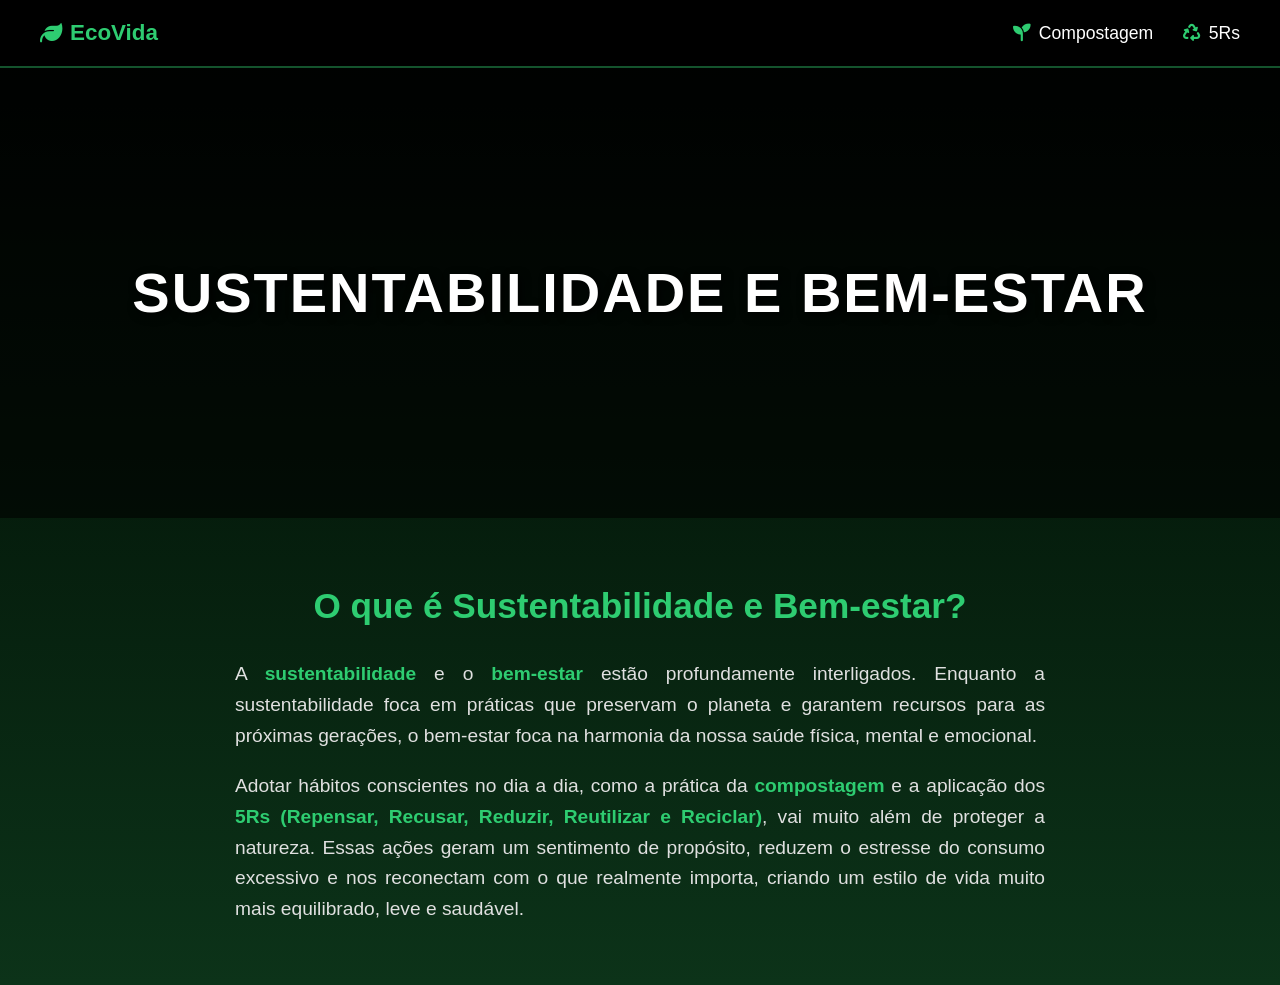
<file: index.html>
<!DOCTYPE html>
<html lang="pt-BR">
<head>
    <meta charset="UTF-8">
    <meta name="viewport" content="width=device-width, initial-scale=1.0">
    <title>Sustentabilidade e Bem-estar</title>
    
    <link rel="stylesheet" href="1.css">
    
    <link rel="stylesheet" href="https://cdnjs.cloudflare.com/ajax/libs/font-awesome/6.4.0/css/all.min.css">
</head>
<body>

    <header class="top-bar">
        <div class="logo">
            <i class="fa-solid fa-leaf"></i> EcoVida
        </div>
        <nav class="nav-links">
            <a href="2.html"><i class="fa-solid fa-seedling"></i> Compostagem</a>
            <a href="3.html"><i class="fa-solid fa-recycle"></i> 5Rs</a>
        </nav>
    </header>

    <section class="hero-banner">
        <div class="hero-overlay">
            <h1>Sustentabilidade e Bem-estar</h1>
        </div>
    </section>

    <main class="content-container">
        <h2>O que é Sustentabilidade e Bem-estar?</h2>
        <p>
            A <strong>sustentabilidade</strong> e o <strong>bem-estar</strong> estão profundamente interligados. Enquanto a sustentabilidade foca em práticas que preservam o planeta e garantem recursos para as próximas gerações, o bem-estar foca na harmonia da nossa saúde física, mental e emocional.
        </p>
        <p>
            Adotar hábitos conscientes no dia a dia, como a prática da <strong>compostagem</strong> e a aplicação dos <strong>5Rs (Repensar, Recusar, Reduzir, Reutilizar e Reciclar)</strong>, vai muito além de proteger a natureza. Essas ações geram um sentimento de propósito, reduzem o estresse do consumo excessivo e nos reconectam com o que realmente importa, criando um estilo de vida muito mais equilibrado, leve e saudável.
        </p>
    </main>

</body>
</html>
</file>
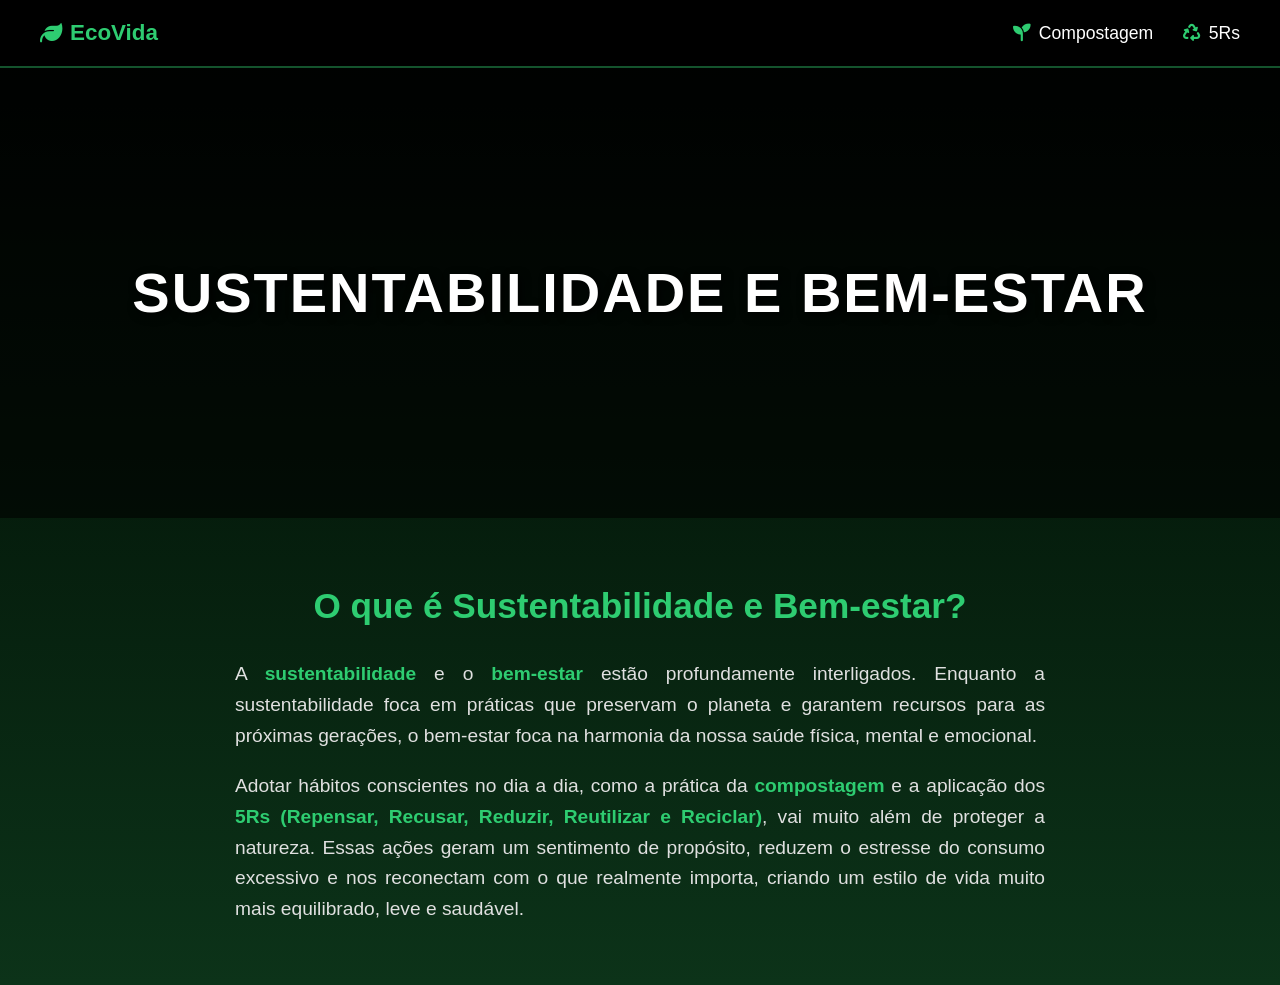
<file: 1.html>
<!DOCTYPE html>
<html lang="pt-BR">
<head>
    <meta charset="UTF-8">
    <meta name="viewport" content="width=device-width, initial-scale=1.0">
    <title>Sustentabilidade e Bem-estar</title>
    
    <link rel="stylesheet" href="1.css">
    
    <link rel="stylesheet" href="https://cdnjs.cloudflare.com/ajax/libs/font-awesome/6.4.0/css/all.min.css">
</head>
<body>

    <header class="top-bar">
        <div class="logo">
            <i class="fa-solid fa-leaf"></i> EcoVida
        </div>
        <nav class="nav-links">
            <a href="2.html"><i class="fa-solid fa-seedling"></i> Compostagem</a>
            <a href="3.html"><i class="fa-solid fa-recycle"></i> 5Rs</a>
        </nav>
    </header>

    <section class="hero-banner">
        <div class="hero-overlay">
            <h1>Sustentabilidade e Bem-estar</h1>
        </div>
    </section>

    <main class="content-container">
        <h2>O que é Sustentabilidade e Bem-estar?</h2>
        <p>
            A <strong>sustentabilidade</strong> e o <strong>bem-estar</strong> estão profundamente interligados. Enquanto a sustentabilidade foca em práticas que preservam o planeta e garantem recursos para as próximas gerações, o bem-estar foca na harmonia da nossa saúde física, mental e emocional.
        </p>
        <p>
            Adotar hábitos conscientes no dia a dia, como a prática da <strong>compostagem</strong> e a aplicação dos <strong>5Rs (Repensar, Recusar, Reduzir, Reutilizar e Reciclar)</strong>, vai muito além de proteger a natureza. Essas ações geram um sentimento de propósito, reduzem o estresse do consumo excessivo e nos reconectam com o que realmente importa, criando um estilo de vida muito mais equilibrado, leve e saudável.
        </p>
    </main>

</body>
</html>
</file>
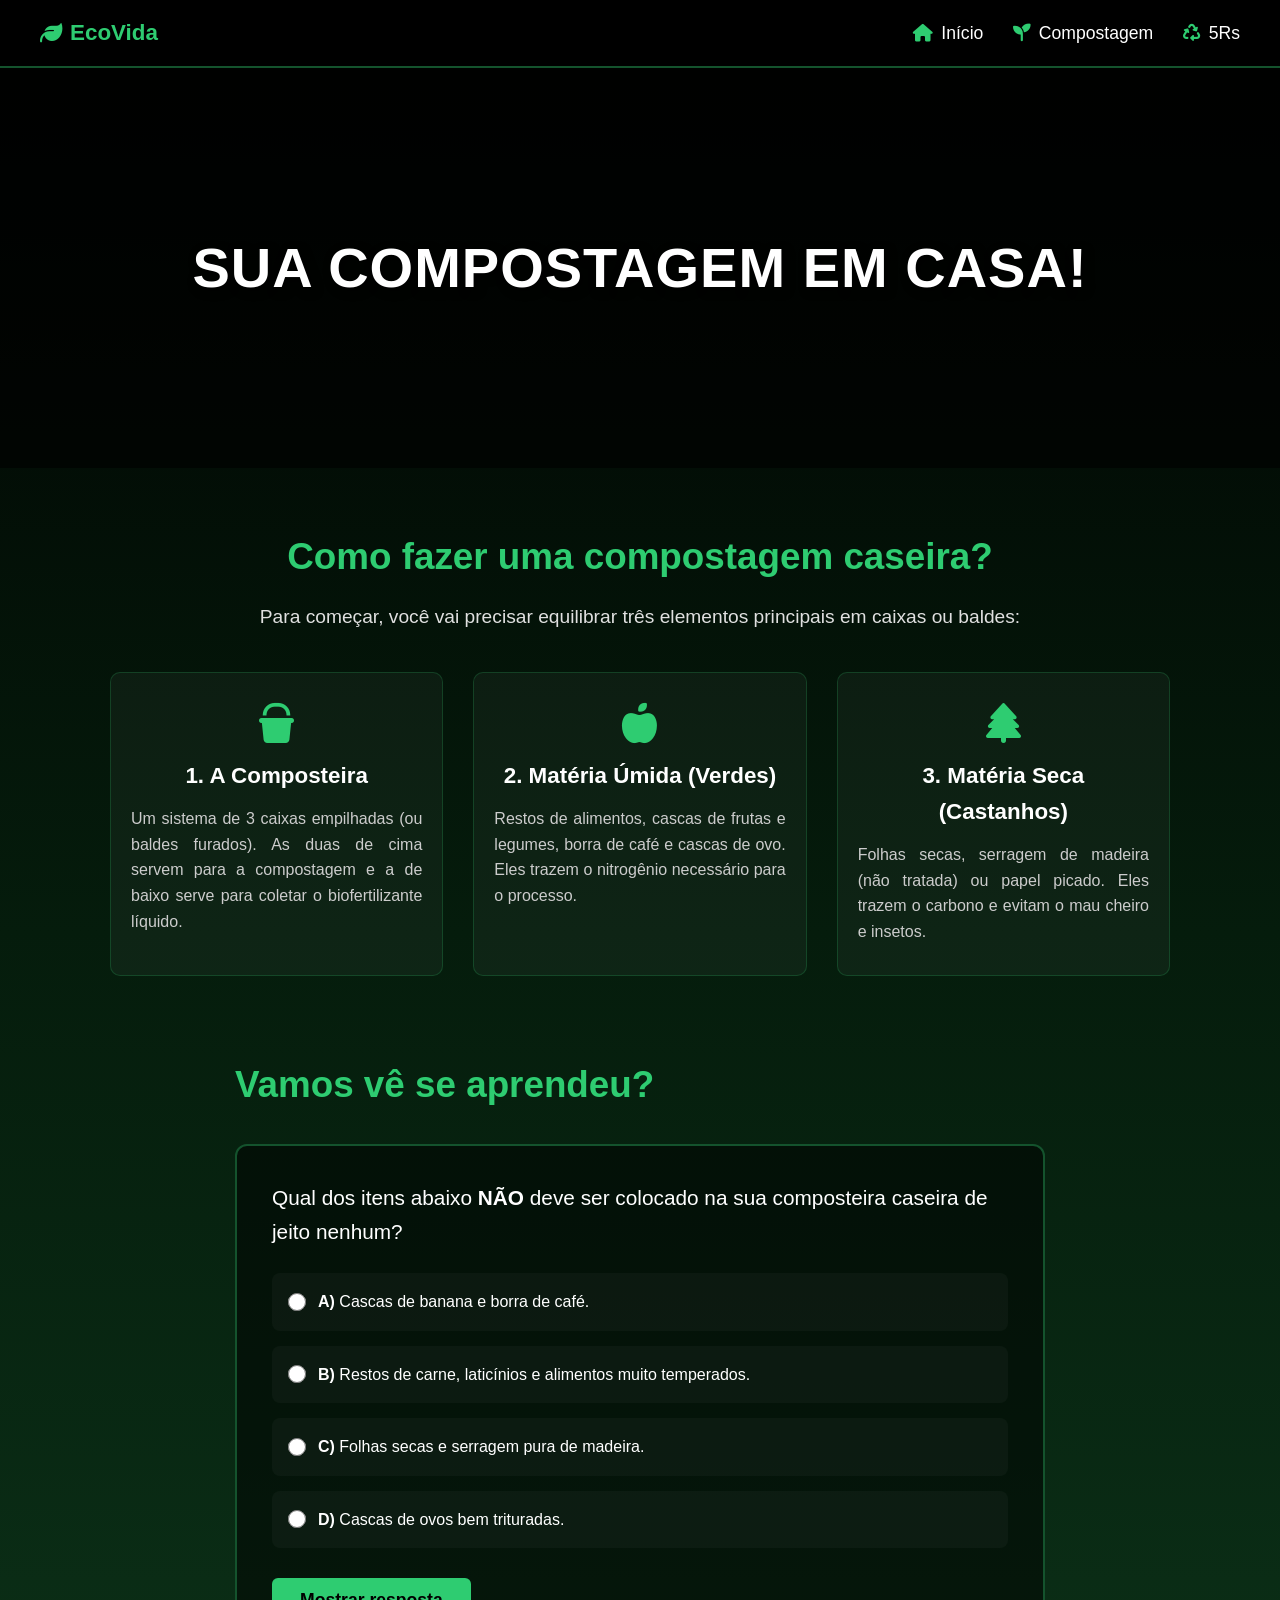
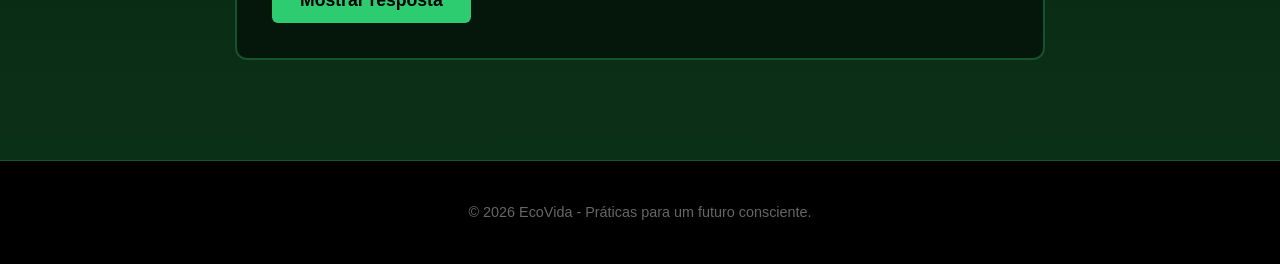
<file: 2.html>
<!DOCTYPE html>
<html lang="pt-BR">
<head>
    <meta charset="UTF-8">
    <meta name="viewport" content="width=device-width, initial-scale=1.0">
    <title>Compostagem - EcoVida</title>
    
    <link rel="stylesheet" href="2.css">
    
    <link rel="stylesheet" href="https://cdnjs.cloudflare.com/ajax/libs/font-awesome/6.4.0/css/all.min.css">
</head>
<body>

    <header class="top-bar">
        <div class="logo">
            <i class="fa-solid fa-leaf"></i> EcoVida
        </div>
        <nav class="nav-links">
            <a href="1.html"><i class="fa-solid fa-house"></i> Início</a>
            <a href="2.html"><i class="fa-solid fa-seedling"></i> Compostagem</a>
            <a href="3.html"><i class="fa-solid fa-recycle"></i> 5Rs</a>
        </nav>
    </header>

    <section class="hero-banner">
        <div class="hero-overlay">
            <h1>Sua compostagem em casa!</h1>
        </div>
    </section>

    <main class="content-container" id="como-fazer">
        <h2>Como fazer uma compostagem caseira?</h2>
        <p class="subtitle">Para começar, você vai precisar equilibrar três elementos principais em caixas ou baldes:</p>
        
        <div class="cards-grid">
            <div class="card">
                <i class="fa-solid fa-bucket icon-card"></i>
                <h3>1. A Composteira</h3>
                <p>Um sistema de 3 caixas empilhadas (ou baldes furados). As duas de cima servem para a compostagem e a de baixo serve para coletar o biofertilizante líquido.</p>
            </div>

            <div class="card">
                <i class="fa-solid fa-apple-whole icon-card"></i>
                <h3>2. Matéria Úmida (Verdes)</h3>
                <p>Restos de alimentos, cascas de frutas e legumes, borra de café e cascas de ovo. Eles trazem o nitrogênio necessário para o processo.</p>
            </div>

            <div class="card">
                <i class="fa-solid fa-tree icon-card"></i>
                <h3>3. Matéria Seca (Castanhos)</h3>
                <p>Folhas secas, serragem de madeira (não tratada) ou papel picado. Eles trazem o carbono e evitam o mau cheiro e insetos.</p>
            </div>
        </div>
    </main>

    <section class="quiz-container">
        <h2>Vamos vê se aprendeu?</h2>
        
        <div class="quiz-box">
            <p class="question">Qual dos itens abaixo <strong>NÃO</strong> deve ser colocado na sua composteira caseira de jeito nenhum?</p>
            
            <div class="alternatives">
                <label class="alternative-option" data-correct="false">
                    <input type="radio" name="quiz" value="A">
                    <span><strong>A)</strong> Cascas de banana e borra de café.</span>
                </label>
                
                <label class="alternative-option" data-correct="true">
                    <input type="radio" name="quiz" value="B">
                    <span><strong>B)</strong> Restos de carne, laticínios e alimentos muito temperados.</span>
                </label>
                
                <label class="alternative-option" data-correct="false">
                    <input type="radio" name="quiz" value="C">
                    <span><strong>C)</strong> Folhas secas e serragem pura de madeira.</span>
                </label>
                
                <label class="alternative-option" data-correct="false">
                    <input type="radio" name="quiz" value="D">
                    <span><strong>D)</strong> Cascas de ovos bem trituradas.</span>
                </label>
            </div>

            <div class="quiz-actions">
                <button class="btn-response" onclick="verificarResposta()">Mostrar resposta</button>
            </div>

            <div id="quiz-feedback" class="feedback-box hidden">
                <p><strong>Resposta Correta: Alternativa B!</strong></p>
                <p>Carnes, laticínios e alimentos cozidos/temperados geram mau cheiro forte, atraem animais indesejados (como ratos e baratas) e atrasam a decomposição na compostagem caseira convencional.</p>
            </div>
        </div>
    </section>

    <footer class="footer">
        <p>&copy; 2026 EcoVida - Práticas para um futuro consciente.</p>
    </footer>

    <script>
        function verificarResposta() {
            // Mostra a caixa de explicação
            const feedback = document.getElementById('quiz-feedback');
            feedback.classList.remove('hidden');
            
            // Destaca visualmente a alternativa correta colocando uma borda verde
            const options = document.querySelectorAll('.alternative-option');
            options.forEach(option => {
                if(option.getAttribute('data-correct') === 'true') {
                    option.classList.add('correct-highlight');
                }
            });
        }
    </script>

</body>
</html>
</file>
<file: 1.css>
/* Reset padrão de margens */
* {
    margin: 0;
    padding: 0;
    box-sizing: border-box;
    font-family: 'Segoe UI', Tahoma, Geneva, Verdana, sans-serif;
}

/* Fundo da página: Preto com degradê Verde Escuro */
body {
    background: linear-gradient(180deg, #000000 0%, #051c0c 50%, #0c3319 100%);
    color: #ffffff;
    min-height: 100vh;
    line-height: 1.6;
}

/* Barra Superior Preta */
.top-bar {
    background-color: #000000;
    display: flex;
    justify-content: space-between;
    align-items: center;
    padding: 15px 40px;
    border-bottom: 2px solid #14532d;
    position: sticky;
    top: 0;
    z-index: 1000;
}

.top-bar .logo {
    font-size: 1.4rem;
    font-weight: bold;
    color: #2ecc71;
    display: flex;
    align-items: center;
    gap: 8px;
}

.nav-links a {
    color: #ffffff;
    text-decoration: none;
    margin-left: 25px;
    font-size: 1.1rem;
    font-weight: 500;
    transition: color 0.3s ease, transform 0.2s ease;
    display: inline-flex;
    align-items: center;
    gap: 8px;
}

/* Cor verde nos ícones da barra */
.nav-links a i {
    color: #2ecc71;
}

/* Efeito ao passar o mouse nos links */
.nav-links a:hover {
    color: #2ecc71;
    transform: translateY(-2px);
}

/* Faixa Principal (Hero Banner) */
.hero-banner {
    background-image: url('https://images.unsplash.com/photo-1542601906990-b4d3fb778b09?auto=format&fit=crop&q=80&w=1600');
    background-size: cover;
    background-position: center;
    height: 450px;
    position: relative;
}

/* Película escura para dar contraste ao título */
.hero-overlay {
    position: absolute;
    top: 0;
    left: 0;
    width: 100%;
    height: 100%;
    background: rgba(0, 0, 0, 0.6); 
    display: flex;
    justify-content: center;
    align-items: center;
}

/* Título centralizado na faixa */
.hero-banner h1 {
    color: #ffffff;
    font-size: 3.5rem;
    text-align: center;
    text-transform: uppercase;
    letter-spacing: 2px;
    text-shadow: 3px 3px 10px rgba(0, 0, 0, 0.9);
    padding: 0 20px;
}

/* Seção de Conteúdo (Descrição) */
.content-container {
    max-width: 850px;
    margin: 60px auto;
    padding: 0 20px;
    text-align: center;
}

.content-container h2 {
    font-size: 2.2rem;
    color: #2ecc71;
    margin-bottom: 25px;
}

.content-container p {
    font-size: 1.2rem;
    color: #e0e0e0;
    margin-bottom: 20px;
    text-align: justify;
}

.content-container strong {
    color: #2ecc71;
}

/* Responsividade para Celulares */
@media (max-width: 768px) {
    .top-bar {
        flex-direction: column;
        gap: 15px;
        padding: 20px;
    }
    
    .nav-links a {
        margin: 0 12px;
    }

    .hero-banner {
        height: 300px;
    }

    .hero-banner h1 {
        font-size: 2.2rem;
    }
}
</file>
<file: 2.css>
/* Reset padrão */
* {
    margin: 0;
    padding: 0;
    box-sizing: border-box;
    font-family: 'Segoe UI', Tahoma, Geneva, Verdana, sans-serif;
}

/* Fundo da página idêntico: Preto com degradê Verde Escuro */
body {
    background: linear-gradient(180deg, #000000 0%, #051c0c 50%, #0c3319 100%);
    color: #ffffff;
    min-height: 100vh;
    line-height: 1.6;
}

/* Barra Superior */
.top-bar {
    background-color: #000000;
    display: flex;
    justify-content: space-between;
    align-items: center;
    padding: 15px 40px;
    border-bottom: 2px solid #14532d;
    position: sticky;
    top: 0;
    z-index: 1000;
}

.top-bar .logo {
    font-size: 1.4rem;
    font-weight: bold;
    color: #2ecc71;
    display: flex;
    align-items: center;
    gap: 8px;
}

.nav-links a {
    color: #ffffff;
    text-decoration: none;
    margin-left: 25px;
    font-size: 1.1rem;
    font-weight: 500;
    transition: color 0.3s ease;
    display: inline-flex;
    align-items: center;
    gap: 8px;
}

.nav-links a i {
    color: #2ecc71;
}

.nav-links a:hover {
    color: #2ecc71;
}

/* Faixa Principal (Hero Banner) */
.hero-banner {
    /* Imagem voltada à compostagem orgânica e solo fértil */
    background-image: url('https://images.unsplash.com/photo-1592417817098-8f3d6eb18865?auto=format&fit=crop&q=80&w=1600');
    background-size: cover;
    background-position: center;
    height: 400px;
    position: relative;
}

.hero-overlay {
    position: absolute;
    top: 0;
    left: 0;
    width: 100%;
    height: 100%;
    background: rgba(0, 0, 0, 0.65); 
    display: flex;
    justify-content: center;
    align-items: center;
}

.hero-banner h1 {
    color: #ffffff;
    font-size: 3.5rem;
    text-align: center;
    text-transform: uppercase;
    letter-spacing: 1px;
    text-shadow: 3px 3px 10px rgba(0, 0, 0, 0.9);
    padding: 0 20px;
}

/* Containers de Conteúdo */
.content-container {
    max-width: 1100px;
    margin: 60px auto;
    padding: 0 20px;
    text-align: center;
}

.content-container h2, .quiz-container h2 {
    font-size: 2.3rem;
    color: #2ecc71;
    margin-bottom: 15px;
}

.subtitle {
    font-size: 1.2rem;
    color: #e0e0e0;
    margin-bottom: 40px;
}

/* Grid de Caixas (O que é preciso) */
.cards-grid {
    display: grid;
    grid-template-columns: repeat(auto-fit, minmax(280px, 1fr));
    gap: 30px;
}

.card {
    background: rgba(255, 255, 255, 0.04);
    border: 1px solid rgba(46, 204, 113, 0.2);
    border-radius: 10px;
    padding: 30px 20px;
    transition: transform 0.3s ease, border-color 0.3s ease;
}

.card:hover {
    transform: translateY(-5px);
    border-color: #2ecc71;
    background: rgba(255, 255, 255, 0.07);
}

.icon-card {
    font-size: 2.5rem;
    color: #2ecc71;
    margin-bottom: 15px;
}

.card h3 {
    margin-bottom: 12px;
    font-size: 1.4rem;
}

.card p {
    color: #cccccc;
    font-size: 1rem;
    text-align: justify;
}

/* Seção do Quiz Interativo */
.quiz-container {
    max-width: 850px;
    margin: 80px auto;
    padding: 0 20px;
}

.quiz-box {
    background: rgba(0, 0, 0, 0.5);
    border: 2px solid #14532d;
    border-radius: 12px;
    padding: 35px;
    margin-top: 30px;
}

.question {
    font-size: 1.3rem;
    margin-bottom: 25px;
    color: #ffffff;
}

.alternatives {
    display: flex;
    flex-direction: column;
    gap: 15px;
    margin-bottom: 30px;
}

/* Linha de cada alternativa */
.alternative-option {
    display: flex;
    align-items: center;
    gap: 12px;
    background: rgba(255, 255, 255, 0.03);
    padding: 15px;
    border-radius: 8px;
    cursor: pointer;
    transition: background 0.2s ease, border 0.2s ease;
    border: 1px solid transparent;
}

.alternative-option:hover {
    background: rgba(255, 255, 255, 0.08);
}

.alternative-option input[type="radio"] {
    accent-color: #2ecc71;
    width: 18px;
    height: 18px;
}

/* Botão de Resposta - Posicionado embaixo e para a ESQUERDA */
.quiz-actions {
    display: flex;
    justify-content: flex-start; /* Alinha para a esquerda */
}

.btn-response {
    background-color: #2ecc71;
    color: #000000;
    border: none;
    padding: 12px 28px;
    font-size: 1.1rem;
    font-weight: 600;
    border-radius: 6px;
    cursor: pointer;
    transition: background-color 0.2s ease, transform 0.1s ease;
}

.btn-response:hover {
    background-color: #27ae60;
}

.btn-response:active {
    transform: scale(0.98);
}

/* Destaque para a resposta certa que o JS ativa */
.correct-highlight {
    border: 1px solid #2ecc71 !important;
    background: rgba(46, 204, 113, 0.15) !important;
}

/* Caixa de explicação (oculta por padrão) */
.feedback-box {
    margin-top: 25px;
    background: rgba(46, 204, 113, 0.1);
    border-left: 4px solid #2ecc71;
    padding: 20px;
    border-radius: 4px;
}

.feedback-box p {
    margin-bottom: 8px;
}

.hidden {
    display: none;
}

/* Rodapé */
.footer {
    text-align: center;
    padding: 40px 20px;
    background-color: #000000;
    color: #666666;
    margin-top: 100px;
    font-size: 0.9rem;
    border-top: 1px solid #14532d;
}

/* Ajustes Mobile */
@media (max-width: 768px) {
    .top-bar {
        flex-direction: column;
        gap: 15px;
    }
    .hero-banner h1 {
        font-size: 2.2rem;
    }
    .quiz-box {
        padding: 20px;
    }
}
</file>
